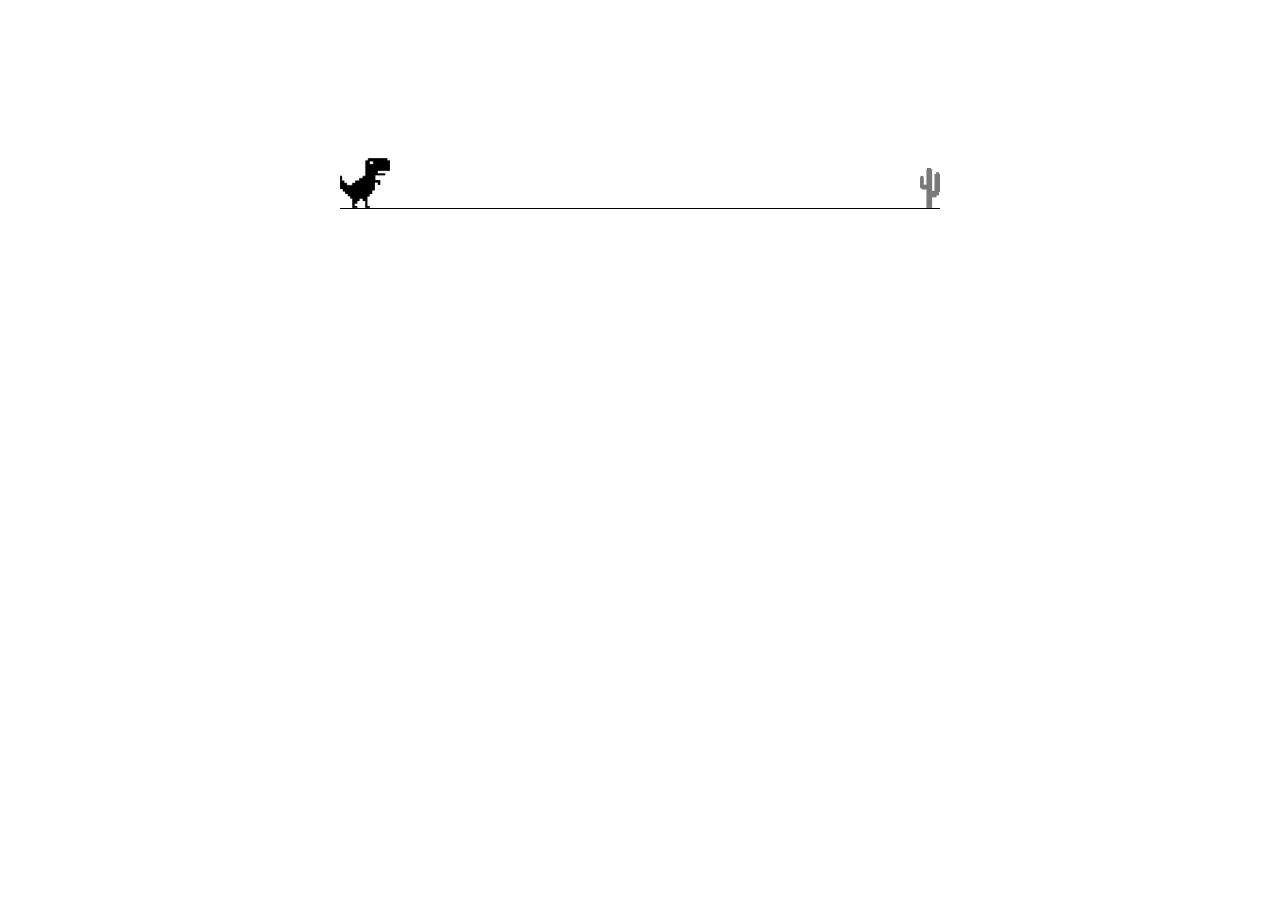
<file: CSS-HTML Packages/-1-Dino-Game/index.html>
<!DOCTYPE html>
<html lang="en">
<head>
    <meta charset="UTF-8">
    <meta http-equiv="X-UA-Compatible" content="IE=edge">
    <meta name="viewport" content="width=device-width, initial-scale=1.0">
    <title>Document</title>
    <link rel="stylesheet" href="css/style.css">
</head>
<body>
    <div class="game">
        <div id="dino"></div>
        <div id="cactus"></div>
    </div>
    

    <script src="js/script.js"></script>
</body>
</html>
</file>
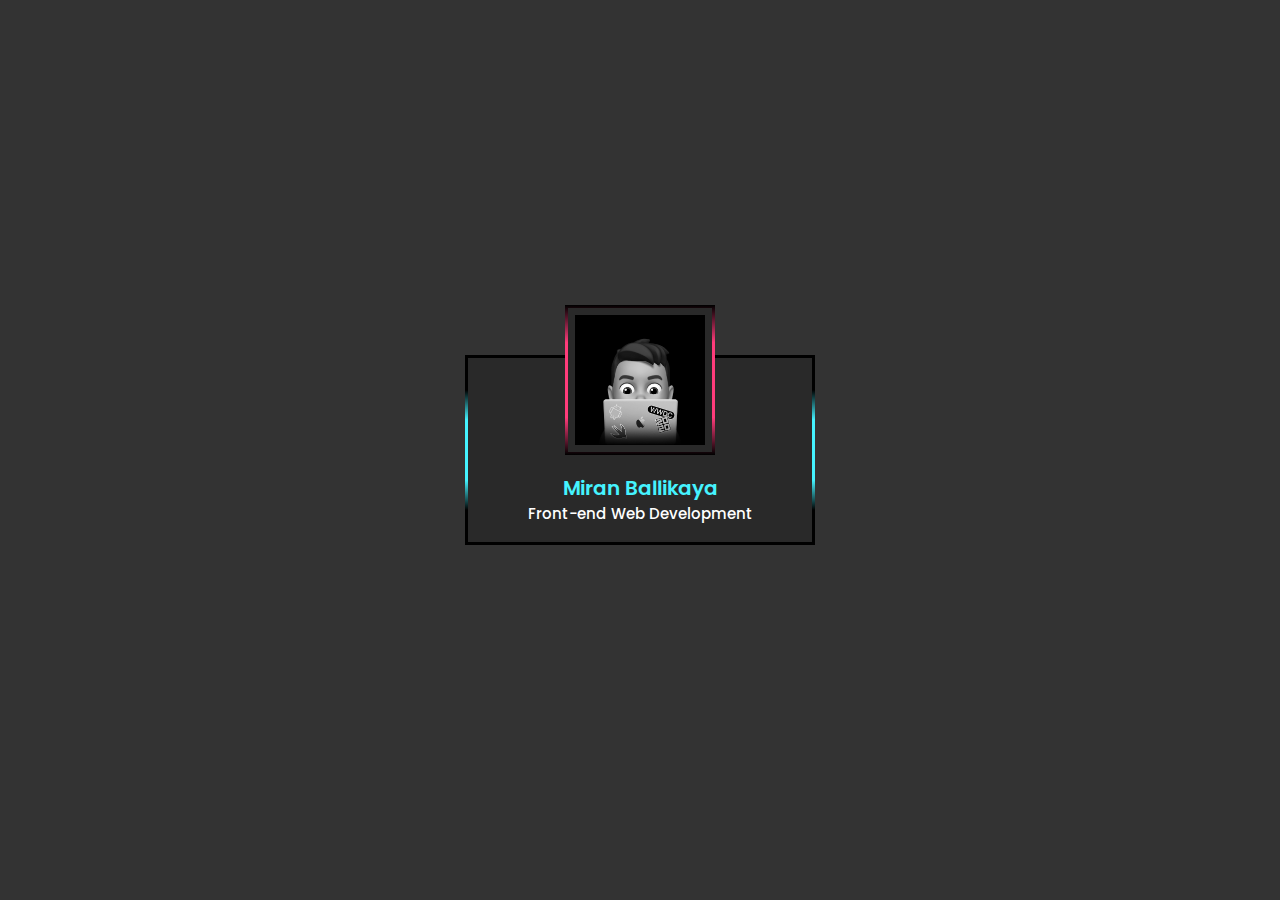
<file: CSS-HTML Packages/-10-Animated Card/index.html>
<!DOCTYPE html>
<html>
<head>
<title>asdadf</title>
<link rel="stylesheet" type="text/css" href="css/style.css">
</head>
<body>
    <div class="card">
        <div class="lines"></div>
        <div class="imgBx">
            <img src="image/img.jpg">
        </div>
        <div class="content">
            <div class="details">
                <h2>Miran Ballikaya<br><span>Front-end Web Development</span></h2>
                <div class="data">
                    <h3>999K<br><span>Followers</span></h3>
                    <h3>1<br><span>Following</span></h3>
                    <h3>1<br><span>Posts</span></h3>
                </div>
                <div class="actionBtn">
                    <button>Follow</button>
                    <button>Message</button>
                </div>
            </div>
        </div>
    </div>
</body>
</html>
</file>
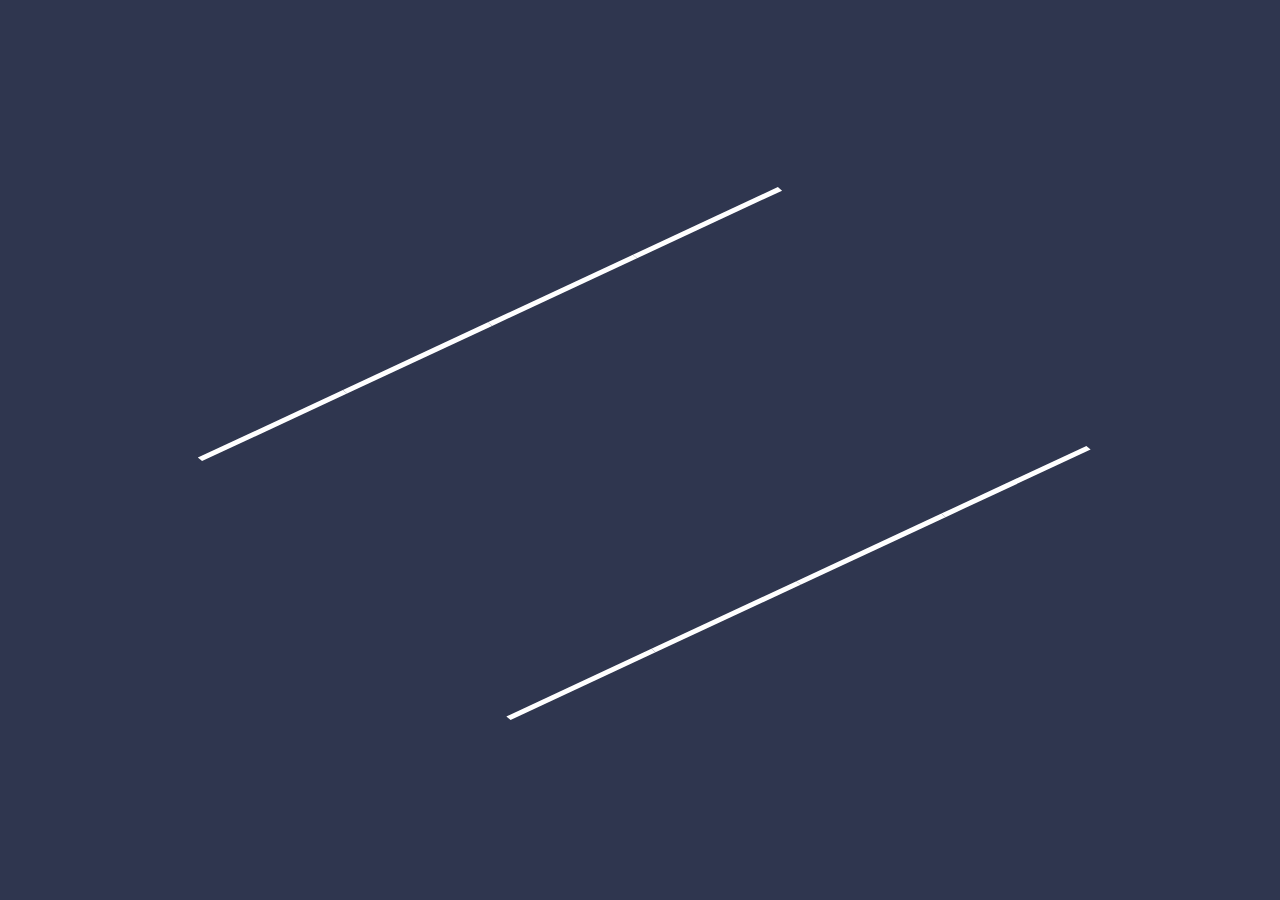
<file: CSS-HTML Packages/-13-Html-Css-3D-Animation/index.html>
<!DOCTYPE html>
<html>
    <head>
        <meta charset="UTF-8">
        <title>Html-Css-3D-Animation</title>
        <link rel="stylesheet" href="style.css">
    </head>
    <body>
        <div class="box">
            <span style="--i:0;"></span>
            <span style="--i:1;"></span>
            <span style="--i:2;"></span>
            <span style="--i:3;"></span>
        </div>
    </body>
</html>
</file>
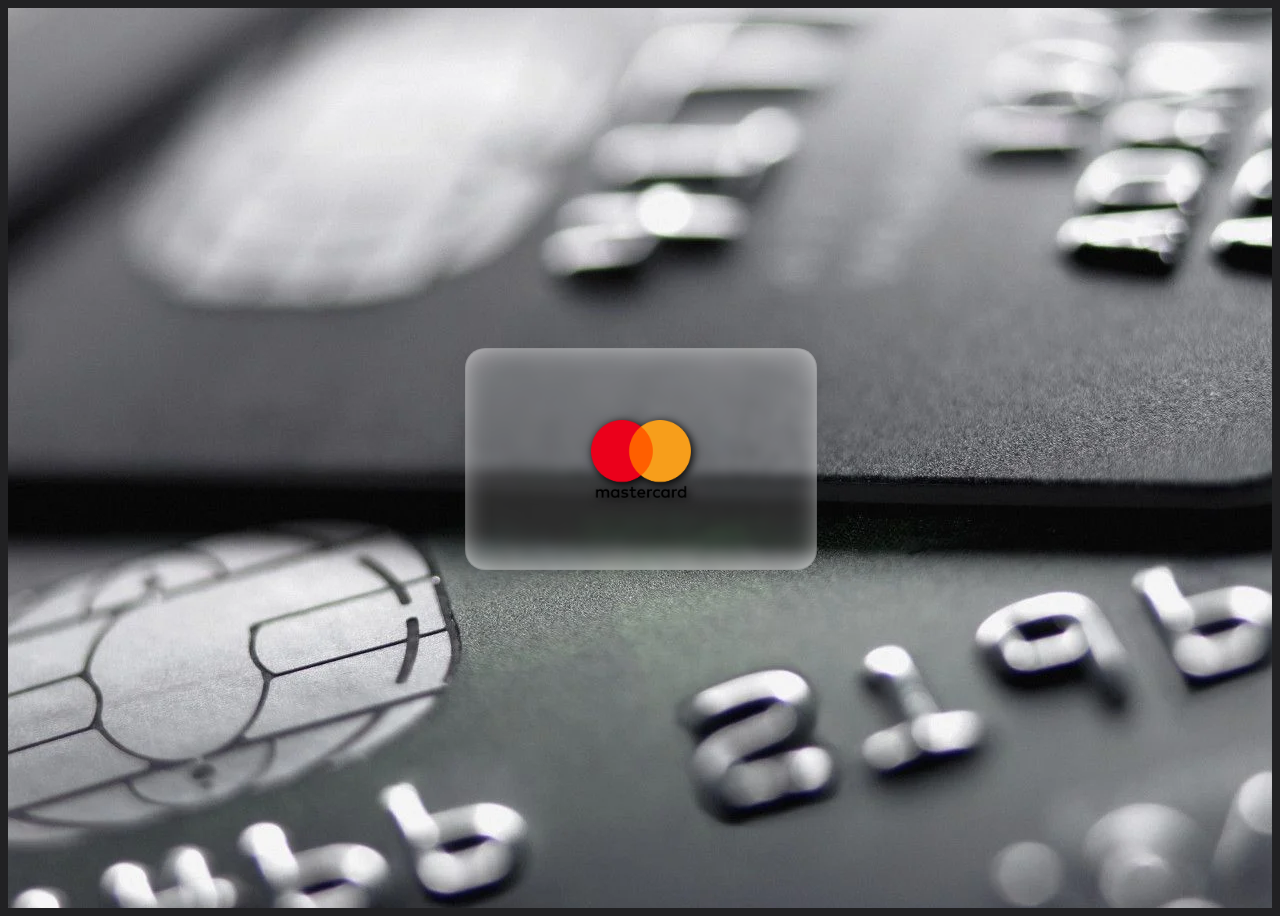
<file: CSS-HTML Packages/-16-CC-Design/index.html>
<!DOCTYPE html>
<html lang="pt-BR">

<head>
    <meta charset="UTF-8">
    <meta http-equiv="X-UA-Compatible" content="IE=edge">
    <meta name="viewport" content="width=device-width, initial-scale=1.0">
    <title>Card Ballikaya</title>
    <link rel="preconnect" href="https://fonts.googleapis.com">
    <link rel="preconnect" href="https://fonts.gstatic.com" crossorigin>
    <link href="https://fonts.googleapis.com/css2?family=Open+Sans:wght@400;600&display=swap" rel="stylesheet">
    <style>
        * {
            font-family: 'Open Sans', sans-serif;
        }

        :root {
            --cor-background: #f7f8fa;
            --cor-branco: #fff;
            --cor-texto: #241a52;
            --cor-texto-fraco: #c4bfd4;
            --cor-borda-input-desabilitado: #f2f1f6;
            --cor-roxo-puro: #7e63ff;
            --cor-placeholder: #837dff;
            --cor-linear-1: #8dacff;
            --cor-linear-2: #7c5dff;
            --cor-background-desfocado: rgba(255, 255, 255, 0.15);
            --cor-shadow-desfocado: rgba(0, 0, 0, 0.1);
            --cor-borda-desfocado: rgba(255, 255, 255, 0.2);
        }

        body {
            background: #212123;
        }


        .imagem__background {
            height: 100vh;
            background-image: url('./imagens/ic-floresta.jpg');
            background-size: 100% center;
            background-position: center;
            background-repeat: no-repeat;
            display: grid;
            place-items: center;
        }

        .card__giratorio {
            background-color: transparent;
            width: 350px;
            height: 220px;
            perspective: 1000px;
            cursor: pointer;
        }

        .card__giratorio-conteudo {
            cursor: pointer;
            position: relative;
            width: 100%;
            height: 100%;
            text-align: center;
            transition: transform 0.8s;
            transform-style: preserve-3d;
        }

        .card__giratorio:hover .card__giratorio-conteudo {
            transform: rotateY(180deg);
        }

        .card__giratorio-conteudo--frente,
        .card__giratorio-conteudo--traseira {
            position: absolute;
            width: 100%;
            height: 100%;
            -webkit-backface-visibility: hidden;
            /* Safari */
            backface-visibility: hidden;
            border-radius: 15px;
            cursor: pointer;
            display: flex;
            align-items: center;
            justify-content: center;
            flex-direction: column;
        }

        .card__giratorio-conteudo--frente,
        .card__giratorio-conteudo--traseira {
            background-color: var(--cor-background-desfocado);
            border-radius: 20px;
            box-shadow: 0 4px 30px var(--cor-shadow-desfocado), inset 0 0 32px -11px white;
            backdrop-filter: blur(5px);
            -webkit-backdrop-filter: blur(5px);
            border: 1px solid var(--cor-borda-desfocado);
        }

        .logo-mastercadr {
            width: 100px;
            height: auto;
            filter: drop-shadow(2px 2px 5px black);
        }

        .card__giratorio-conteudo--traseira .cartao__chip {
            grid-area: cartao__chip;
            width: 30px;
        }

        .card__giratorio-conteudo--traseira .cartao__logo-pc {
            grid-area: cartao__logo-pc;
            width: 50px;
            height: auto;
            filter: drop-shadow(2px 2px 5px black);
        }

        .card__giratorio-conteudo--traseira .cartao__numeral {
            grid-area: cartao__numeral;
            margin: 0;
            font-weight: 100;
            font-size: 1.3rem;
        }

        .card__giratorio-conteudo--traseira .cartao__validade {
            grid-area: cartao__validade;
            margin: 0;
            font-weight: 100;
            font-size: .85rem;
        }

        .card__giratorio-conteudo--traseira .cartao__nome-pessoa {
            grid-area: cartao__nome-pessoa;
            margin: 0;
            font-weight: 100;
            font-size: .85rem;
        }

        .card__giratorio-conteudo--traseira .cartao__conta-corrente {
            grid-area: cartao__conta-corrente;
            margin: 0;
            font-weight: 100;
            font-size: .85rem;
        }

        .card__giratorio-conteudo--traseira .cartao__logo-mastercadr {
            grid-area: cartao__logo-mastercadr;
            width: 50px;
            height: auto;
            filter: drop-shadow(2px 2px 5px rgba(0, 0, 0, .4));
        }

        .card__giratorio-conteudo--traseira {
            color: white;
            transform: rotateY(180deg);
            padding: 10px;
            display: grid;
            text-align: left;
            grid-template-columns: 30px 1fr 50px 50px 50px 50px;
            grid-template-rows: 1fr 20px 20px 20px 20px;
            grid-template-areas: ". cartao__chip . . cartao__logo-pc ."
                ". cartao__numeral cartao__numeral cartao__numeral . ."
                ". . . cartao__validade . ."
                ". cartao__nome-pessoa cartao__nome-pessoa . . cartao__logo-mastercadr"
                ". cartao__conta-corrente cartao__conta-corrente cartao__conta-corrente . cartao__logo-mastercadr";
        }
    </style>
</head>

<body>

</body>
<main class="imagem__background">
    <div class="card__giratorio">
        <div class="card__giratorio-conteudo">
            <div class="card__giratorio-conteudo--frente">
                <img src="./imagens/ic-mastercard.png" alt="Logo mastercadr" class="logo-mastercadr">
            </div>
            <div class="card__giratorio-conteudo--traseira">
                <img src="./imagens/ic-chip.png" alt="Chip cartão" class="cartao__chip">
                <img src="./imagens/ic-logo.png" alt="Logo Programador CS" class="cartao__logo-pc">
                <h2 class="cartao__numeral">4444 3333 2222 1111</h2>
                <h3 class="cartao__validade">11/25</h3>
                <h3 class="cartao__nome-pessoa">Miran Ballikaya</h3>
                <h3 class="cartao__conta-corrente">0111 001 00011111-1</h3>
                <img src="./imagens/ic-mastercard.png" alt="Logo mastercadr" class="cartao__logo-mastercadr">
            </div>
        </div>
    </div>
</main>

</html>
</file>
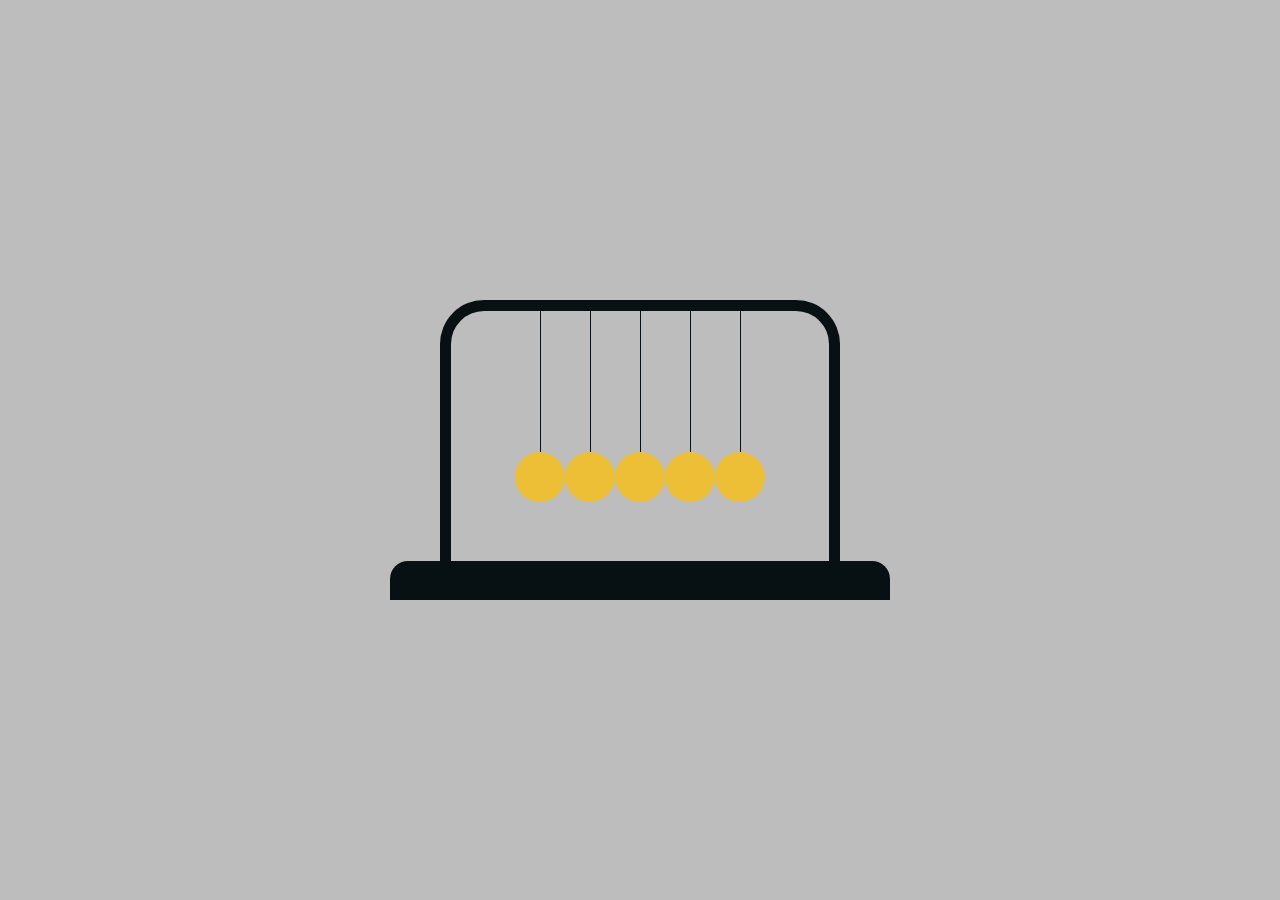
<file: CSS-HTML Packages/-2-Emoji-Effect/index.html>
<!DOCTYPE html>
<html lang="en">
  <head>
    <meta charset="UTF-8" />
    <meta http-equiv="X-UA-Compatible" content="IE=edge" />
    <meta name="viewport" content="width=device-width, initial-scale=1.0" />
    <title>Emoji Newton's Cradle CSS Project</title>
    <link rel="stylesheet" href="./style.css" />
  </head>
  <body>
    <div id="main-wrapper">
      <div id="newton-cradle">
        <div class="cradle-bar"></div>
        <div class="cradle-balls">
          <div class="cradle-ball">
            <span>
              <span class="happy">
                <span class="eyes"> </span>
                <span class="mouth"></span>
              </span>
            </span>
          </div>

          <div class="cradle-ball">
            <span>
              <span class="notamused">
                <span class="eyes"></span>
                <span class="mouth"></span>
              </span>
            </span>
          </div>

          <div class="cradle-ball">
            <span>
              <span class="depressed">
                <span class="eyes"></span>
                <span class="mouth"></span>
              </span>
            </span>
          </div>

          <div class="cradle-ball">
            <span>
              <span class="angry">
                <span class="eyes"></span>
                <span class="mouth"></span>
              </span>
            </span>
          </div>

          <div class="cradle-ball">
            <span>
              <span class="teary">
                <span class="eyes"></span>
                <span class="mouth"></span>
              </span>
            </span>
          </div>
        </div>
        <div class="cradle-base"></div>
      </div>
    </div>
  </body>
</html>
</file>
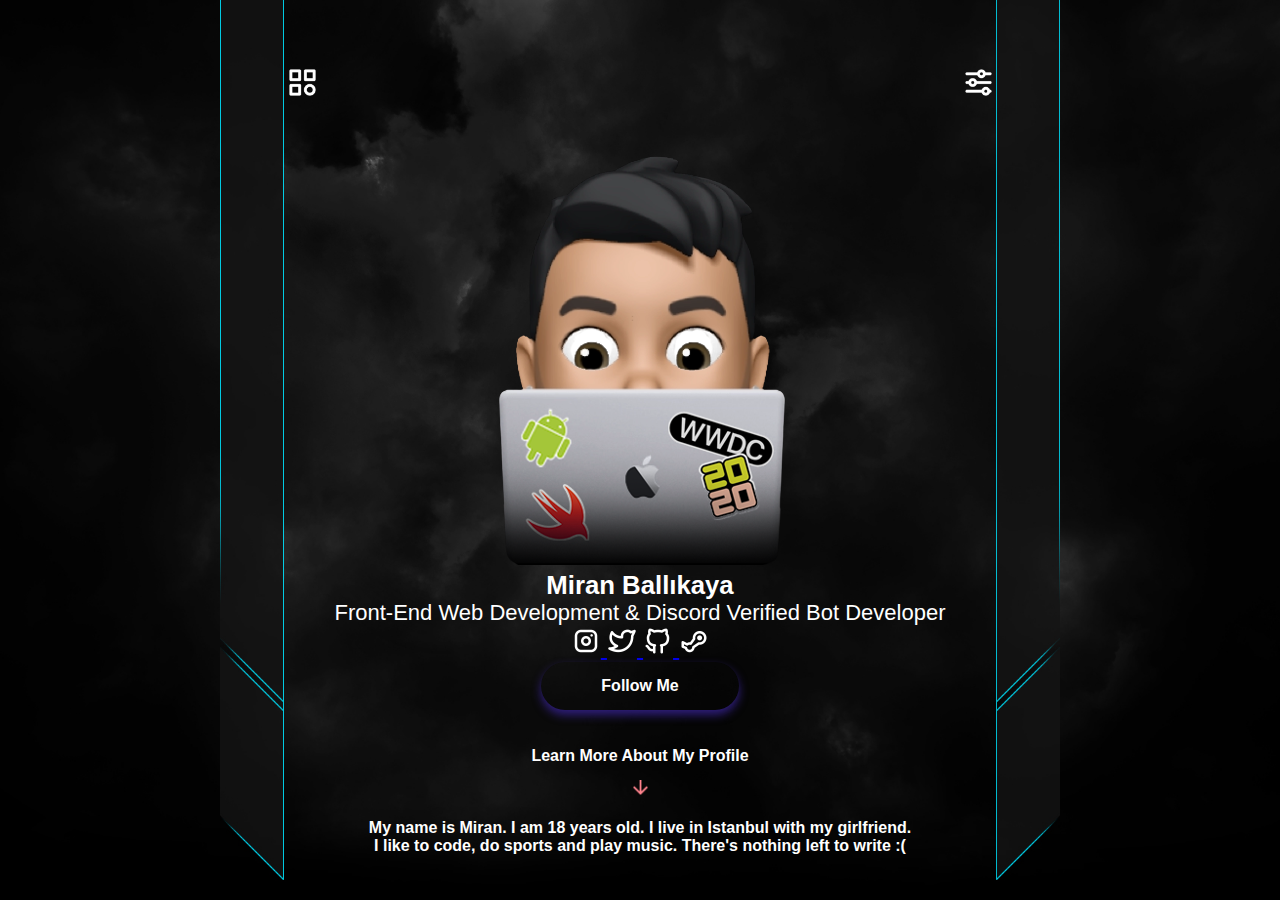
<file: CSS-HTML Packages/-6-Personal-Website/index.html>
<!DOCTYPE html>
<html lang="en">
<head>
    <meta charset="UTF-8">
    <meta http-equiv="X-UA-Compatible" content="IE=edge">
    <meta name="viewport" content="width=device-width, initial-scale=1.0">
    <title>Personal Website</title>
    <link rel="stylesheet" href="style.css">
</head>
<body>
    <div class="container">
        <div class="profile-box">
            <img src="images/category.png" class="menu-icon">
            <img src="images/adjustments-horizontal.png" class="setting-icon">
            <img src="images/profile-pic.png" class="profil">
            <h3>Miran Ballıkaya</h3>
            <p>Front-End Web Development & Discord Verified Bot Developer </p>
            <div class="social-media">
                <a href="https://www.instagram.com/miran_469/" target="_blank">
                    <img src="images/brand-instagram.png">
                </a>
                <a href="https://twitter.com/" target="_blank">
                    <img src="images/brand-twitter.png">
                </a>
                <a href="https://github.com/NyctophiliaTr" target="_blank">
                    <img src="images/brand-github.png">
                </a>
                <a href="https://steamcommunity.com/id/Nyctophiliaeyll/" target="_blank">
                    <img src="images/brand-steam.png">  
                </a> 
        

            </div>
            <button type="button">Follow Me</button>
            <div class="profile-bottom">
                <p>Learn More About My Profile</p>
                <img src="images/arrow.png">
            </div>
            <div class="about-me">
                <p>My name is Miran. I am 18 years old. I live in Istanbul with my girlfriend.</p>
                <p> I like to code, do sports and play music. There's nothing left to write :( </p>
                
            </div>
        </div>
    </div>
</body>
</html>
</file>
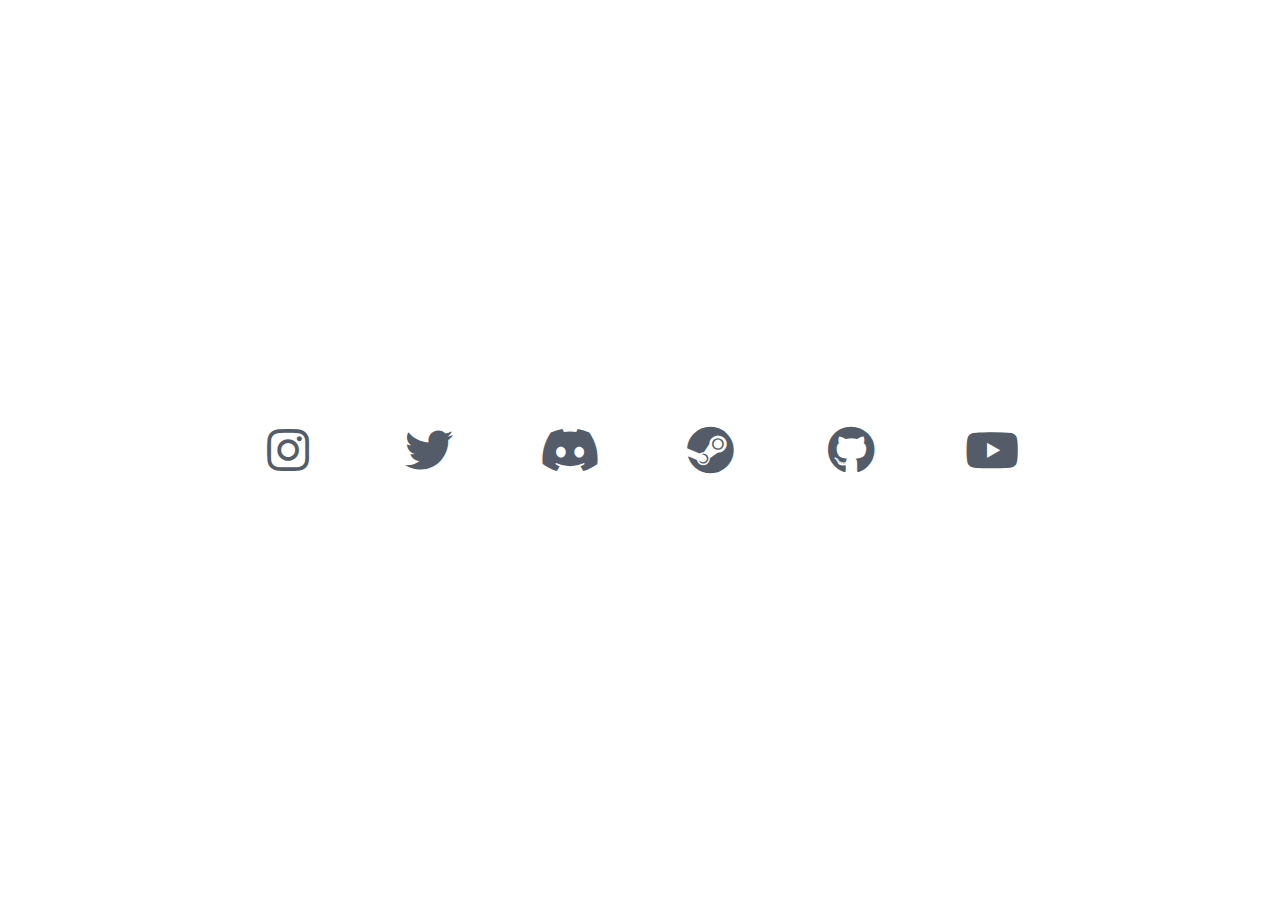
<file: CSS-HTML Packages/-8-Social-Media/index.html>
<!DOCTYPE html>
<html lang="en">
<head>
    <meta charset="UTF-8">
    <meta http-equiv="X-UA-Compatible" content="IE=edge">
    <meta name="viewport" content="width=device-width, initial-scale=1.0">
    <title>Media Icons</title>
    <link rel="stylesheet" href="https://cdnjs.cloudflare.com/ajax/libs/font-awesome/5.14.0/css/all.min.css">
    <link rel="stylesheet" href="style.css">
    <link rel="icon" type="image/x-icon" href="images/brand-meta.ico">

</head>
<body>
    <section>
        <ul class="icon-list">
          <li class="icon-item">
            <a href="https://www.instagram.com" class="icon-link"><i class="fab fa-instagram"></i></a>
          </li>
          <li class="icon-item">
            <a href="https://www.twitter.com" class="icon-link"><i class="fab fa-twitter"></i></a>
          </li>
          <li class="icon-item">
            <a href="https://discord.com/" class="icon-link"><i class="fab fa-discord"></i></a>
          </li>
          <li class="icon-item">
            <a href="https://steamcommunity.com/" class="icon-link"><i class="fab fa-steam"></i></a>
          </li>
          <li class="icon-item">
            <a href="https://github.com/NyctophiliaTr" class="icon-link"><i class="fab fa-github"></i></a>
          </li>
          <li class="icon-item">
            <a href="https://www.youtube.com/" class="icon-link"><i class="fab fa-youtube"></i></a>
            </li>    
        </ul>
      </section>
</body>
</html>
</file>
<file: CSS-HTML Packages/-1-Dino-Game/css/style.css>
.game {
    width: 600px;
    height: 200px;
    border-bottom: 1px solid #000;
    margin: auto;
}

#dino {
    width: 50px;
    height: 50px;
    background-image: url(../img/dino.png);
    background-size: 50px 50px;
    position: relative;
    top: 150px;
}

#cactus {
    width: 20px;
    height: 40px;
    background-image: url(../img/cactus.png);
    background-size: 20px 40px;
    position: relative;
    top: 110px;
    left: 580px;
    animation: cactusMov 1s infinite linear;
}

@keyframes cactusMov {
    0% {
        left: 580px;
    }
    100% {
        left: -20px;
    }
}

.jump {
    animation: jump 0.3s  linear;
}

@keyframes jump {
    0% {
        top: 150px;
    }
    30% {
        top: 130px;
    }
    50% {
        top: 80px;
    }
    80% {
        top: 130px;
    }
    100% {
        top: 150px;
    }
}
</file>
<file: CSS-HTML Packages/-10-Animated Card/css/style.css>
@import url(https://fonts.googleapis.com/css?family=Poppins:100,200,300,400,500,600,700,800,900);
* 
{
    margin: 0;
    padding: 0;
    box-sizing: border-box;
    font-family: 'Poppins', sans-serif;
}
body
{
    display: flex;
    justify-content: center;
    align-items: center;
    min-height: 100vh;
    background: #333;
}
.card
{
    position: relative;
    width: 350px;
    height: 190px;
    background: #333;
    transition: 0.5s;
}
 .card:hover
 {
    height: 450px;
 }
 .card .lines
 {
    position: absolute;
    inset: 0;
    background: #000;
    overflow: hidden;
 }
 .card .lines::before
 {
    content: '';
    position: absolute;
    top: 50%;
    left: 50%;
    transform: translate(-50%, -50%);
    width: 600px;
    height: 120px;
    background: linear-gradient(transparent, #45f3ff, #45f3ff,#45f3ff, transparent);
    animation: animate 4s linear infinite;
 }
 @keyframes animate 
 {
    0%
    {
        transform: translate(-50%, -50%) rotate(0deg);
    }
    100%
    {
        transform: translate(-50%, -50%) rotate(360deg);
    }
 }
 .card .lines::after
 {
    content: '';
    position: absolute;
    inset: 3px;
    background: #292929;
 }
 .card .imgBx
 {
    position: absolute;
    top: -50px;
    left: 50%;
    transform: translateX(-50%);
    width: 150px;
    height: 150px;
    background: #000;
    transition: 0.5s;
    z-index: 10;
    overflow: hidden;
 }
 .card:hover .imgBx
 {
    width: 250px;
    height: 250px;
 }
 .card .imgBx::before
 {
    content: '';
    position: absolute;
    top: 50%;
    left: 50%;
    width: 500px;
    height: 150px;
    transform: translate(-50%,-50%);
    background: linear-gradient(transparent, #ff3c7b, #ff3c7b,#ff3c7b, transparent);
    animation: animate2 6s linear infinite;
 }
 @keyframes animate2 
 {
    0%
    {
        transform: translate(-50%, -50%) rotate(360deg);
    }
    100%
    {
        transform: translate(-50%, -50%) rotate(0deg);
    }
 }
.card .imgBx::after
 {
   content: '';
   position: absolute;
   inset: 3px;
   background: #292929;
 }
 .card .imgBx img
 {
    position: absolute;
    top: 10px;
    left: 10px;
    z-index: 1;
    width: calc(100% - 20px);
    height: calc(100% - 20px);
    filter: grayscale(1);
 }
 .card .content
 {
    position: absolute;
    width: 100%;
    height: 100%;
    display: flex;
    justify-content: center;
    align-items: flex-end;
    overflow: hidden;
 }
 .card .content .details
 {
    padding: 40px;
    text-align: center; 
    width: 100%;
    transition: 0.5s;
    transform: translateY(145px);
 }
 .card:hover .content .details
 {
    transform: translateY(0px);
 }
 .card .content .details h2
 {
    font-size: 1.25em;
    font-weight: 600;
    line-height: 1.2em;
    color: #45f3ff
 }
 .card .content .details h2 span 
 {
    font-size: 0.75em;
    font-weight: 500;
    color: #fff;
 }
 .card .content .details .data
 {
    display: flex;
    justify-content: space-between;
    margin: 20px 0;
 }
 .card .content .details .data h3
 {
    font-size: 1em;
    color: #45f3ff;
    line-height: 1.2em;
    font-weight: 600;
 }
 .card .content .details .data h3 span
 {
    font-size: 0.85em;
    font-weight: 400;
    color: #fff;
 }
 .card .content .details .actionBtn
 {
    display: flex;
    justify-content: space-between;
    gap: 20px;
 }
 .card .content .details .actionBtn button
 {
    padding: 10px 30px;
    border: none;
    outline: none;
    border-radius: 5px;
    font-size: 1em;
    font-weight: 500;
    background: #45f3ff;
    color: #222;
    cursor: pointer;
    opacity: 0.9;
 }
 .card .content .details .actionBtn button:nth-child(2)
 {
    background: #fff;
 }
 .card .content .details .actionBtn button:hover
 {
    opacity: 1;
 }


 /* .card .İmgBx::after
 {
    content: '';
    position: absolute;
    inset: 3px;
    background: #292929;
 } /* hatalı satır
</file>
<file: CSS-HTML Packages/-13-Html-Css-3D-Animation/style.css>
*
{
    margin: 0;
    padding: 0;
}
body
{
    display: flex;
    justify-content: center;
    align-items: center;
    min-height: 100vh;
    background: #2f364f;
}
.box
{
    width: 640px;
    height: 360px;
    transform: rotate(-25deg) skew(25deg);
    transition: 0.05s;
    display: flex;
}
.box:hover
{
    transform: rotate(-25deg) skew(-25deg) translateY(-20px);
}
.box span 
{
    width: 25%;
    height: 100%;
    background: url(https://cdn.discordapp.com/attachments/829669960669200436/1028307143721504788/5364.jpg);
    background-size: cover;
    background-position: calc(-160px * var(--i));
    display: block;
    transition: 0.5s;
    pointer-events: none;
    border-top: 5px solid #fff;
    border-bottom: 5px solid #fff;
}
.box:hover span:nth-child(odd)
{
    transform: skewY(25deg);
    box-shadow: inset 20px 0 50px rgba(0,0,0,0.5);
}
.box:hover span:nth-child(even)
{
    transform: skewY(-25deg);
    box-shadow: inset 20px 0 50px rgba(0,0,0,0.5);
}
.box:hover span:first-child
{
    border-left: 5px solid #fff;
}
.box:hover span:last-child
{
    border-right: 5px solid #fff;
}
</file>
<file: CSS-HTML Packages/-2-Emoji-Effect/style.css>
* {
  margin: 0;
  padding: 0;
  box-sizing: border-box;
}
html,
body {
  background: var(--bg);
  height: 100%;
}
:root {
  --bg: #bebdbd; 
  --basecolor: #071013;
  --ballcolor: #edbf37;
  --barcolor: #071013;
  --accentcolor: #eb5160;
  --barwidth: 11px;
}
#main-wrapper {
  position: relative;
  display: flex;
  justify-content: center;
  height: 100%;
  align-items: center;
}

#newton-cradle {
  position: relative;
  width: 500px;
  height: 300px;
}

.cradle-bar {
  border: var(--barwidth) solid var(--barcolor);
  border-bottom: none;
  height: 87%;
  width: 80%;
  margin: 0 auto;
  border-radius: 44px 44px 0 0;
}
.cradle-base {
  height: 13%;
  background-color: var(--basecolor);
  border-radius: 18px 18px 0 0;
}
.cradle-balls {
  position: absolute;
  display: flex;
  top: var(--barwidth);
  width: 100%;
  height: 47%;
  justify-content: center;
}
.cradle-ball {
  transform-origin: top;
}
.cradle-ball:first-child {
  transform: rotate(0deg);
  animation: movefirst 1s ease-in-out infinite 2s;
}
.cradle-ball:last-child {
  transform: rotate(0deg);
  animation: movesecond 1s ease-in-out infinite 2.45s;
}
.cradle-ball:before {
  content: "";
  display: block;
  margin: 0 auto;
  width: 1px;
  height: 100%;
  background-color: var(--barcolor);
}
.cradle-ball > span {
  position: relative;
  display: block;
  background-color: var(--ballcolor);
  border-radius: 50%;
  width: 50px;
  height: 50px;
}

/*emoji*/
.happy .eyes {
  display: block;
  text-align: center;
}
.happy .eyes:before,
.happy .eyes:after {
  content: "";
  display: inline-block;
  width: 8px;
  height: 8px;
  border: 3px solid #000;
  border-top: 0;
  border-left: 0;
  transform: rotate(-24deg) skew(33deg);
  margin: 15px 0;
  position: relative;
  right: 9px;
}
.happy .eyes:after {
  border: 3px solid #000;
  border-top: 0;
  border-right: 0;
  transform: rotate(24deg) skew(-33deg);
  left: 8px;
}
.happy .mouth {
  background: #000;
  width: 30px;
  height: 15px;
  display: block;
  border-radius: 0 0 30px 30px;
  margin: -14px auto 0;
}

.notamused .eyes {
  display: block;
  text-align: center;
}
.notamused .eyes:before,
.notamused .eyes:after {
  content: "";
  display: inline-block;
  width: 9px;
  height: 5px;
  border: 3px solid #000;
  border-right: 0;
  border-left-width: 8px;
  border-bottom: 0;
  margin: 21px 0 0;
  position: relative;
  right: -2px;
  border-radius: 50%;
}
.notamused .eyes:before {
  left: -3px;
}
.notamused .mouth {
  border: 4px solid #000;
  width: 19px;
  display: block;
  margin: 2px auto 0;
  border-bottom: 0;
  height: 10px;
  border-radius: 50%;
  border-right: 0;
  border-left: 0;
}

.depressed:before,
.depressed:after {
  content: "";
  border: 3px solid #000;
  width: 15px;
  display: inline-block;
  border-top: 0;
  height: 7px;
  border-radius: 50%;
  border-right: 0;
  border-left: 0;
  position: relative;
  left: 6px;
  position: absolute;
  top: 13px;
  transform: rotate(-22deg);
  opacity: 0.4;
}
.depressed:after {
  left: auto;
  right: 6px;
  transform: rotate(22deg);
}
.depressed .eyes {
  display: block;
  text-align: center;
}
.depressed .eyes:before,
.depressed .eyes:after {
  content: "";
  border: 4px solid #000;
  width: 15px;
  display: inline-block;
  margin: 19px auto 0;
  border-top: 0;
  height: 10px;
  border-radius: 50%;
  border-right: 0;
  border-left: 0;
  position: relative;
  left: 3px;
}
.depressed .eyes:before {
  left: -3px;
}
.depressed .mouth {
  width: 11px;
  background: #000;
  height: 3px;
  display: block;
  margin: 1px auto 0;
  border-bottom: 0;
  border-radius: 37%;
}

.angry:before,
.angry:after {
  content: "";
  border: 3px solid #000;
  width: 15px;
  display: inline-block;
  border-top: 0;
  height: 7px;
  border-radius: 50%;
  border-right: 0;
  border-left: 0;
  position: relative;
  left: 9px;
  position: absolute;
  top: 15px;
  transform: rotate(22deg);
}
.angry:after {
  left: auto;
  right: 9px;
  transform: rotate(-22deg);
}
.angry .eyes {
  display: block;
  text-align: center;
}
.angry .eyes:before,
.angry .eyes:after {
  content: "";
  display: inline-block;
  width: 8px;
  height: 8px;
  margin: 22px 0 0;
  position: relative;
  right: -6px;
  background: #000;
  border-radius: 50%;
}
.angry .eyes:before {
  left: -6px;
}
.angry .mouth {
  border: 4px solid #000;
  width: 19px;
  display: block;
  margin: 1px auto 0;
  border-bottom: 0;
  height: 10px;
  border-radius: 50%;
  border-right: 0;
  border-left: 0;
}

.teary:before,
.teary:after {
  content: "";
  display: block;
  width: 16px;
  height: 16px;
  background-color: #000;
  border-radius: 50%;
  border-top-right-radius: 0;
  position: absolute;
  top: 25px;
  left: -8px;
}
.teary:after {
  left: auto;
  right: -8px;
  border-radius: 50%;
  border-top-left-radius: 0;
}
.teary .eyes {
  display: block;
  text-align: center;
}
.teary .eyes:before,
.teary .eyes:after {
  content: "";
  display: inline-block;
  width: 10px;
  height: 5px;
  border-top-left-radius: 10px;
  border-top-right-radius: 10px;
  border: 3px solid #000;
  border-bottom: 0;
  position: relative;
  left: -2px;
  top: 9px;
}
.teary .eyes:after {
  left: 2px;
}
.teary .mouth {
  background: #000;
  width: 30px;
  height: 15px;
  display: block;
  border-radius: 0 0 30px 30px;
  margin: 12px auto 0;
}

.happy,
.notamused,
.depressed,
.angry,
.teary {
  display: block;
  opacity: 0;
}
.happy,
.teary {
  animation: display 0.5s ease-in 1s forwards;
}
.notamused {
  animation: display 0.7s ease-out 3.5s forwards;
}
.angry {
  animation: display 0.7s ease-out 4.5s forwards;
}
.depressed {
  animation: display 0.7s ease-out 5.5s forwards;
}
/* animations */
@keyframes display {
  to {
    opacity: 1;
  }
}
/* animations */
@keyframes movefirst {
  25% {
    transform: rotate(25deg);
  }
  50% {
    transform: rotate(0deg);
  }
}
@keyframes movesecond {
  25% {
    transform: rotate(-25deg);
  }
  50% {
    transform: rotate(0deg);
  }
}
</file>
<file: CSS-HTML Packages/-6-Personal-Website/style.css>
*{
    margin: 0;
    padding: 0;
    box-sizing: border-box;
    font-family: 'poppins', sans-serif;
}
.container {
    width: 100%;
    height: 100vh;
    background-image: url(images/bg.png);
    background-size: cover;
    background-position: center;
    display: flex;
    align-items: center;
    justify-content: center;
}


.profile-box {
    background: transparent;
    text-align: center;
    padding: 40px 90px;
    color: #fff;
    position: relative;
    border-radius: 20px;
    
}
.menu-icon {
    width: 35px;
    position: absolute;
    left: 40px;
    top: 40px;
}
.setting-icon {
    width: 35px;
    position: absolute;
    right: 40px;
    top: 40px;
}
.profile-pic {
    width: 150px;
    border-radius: 50%;
    background: #fff;
    padding: 6px;
    margin-top: 40px;
}

.profile-bottom {
    background: transparent;
    color: white;
    padding: 60px 0;
    margin-right: -90px;
    margin-left: -90px;
    margin-bottom: -40px;
    border-radius: 20px;
    margin-top: -10px;
    font-weight: 600;
    font-size: 16px;
}
.profile-bottom img{
    width: 15px;
    margin-top: 15px;
    cursor: pointer;
}
.profile-box button{
    background: transparent;
    color: white;
    border: none;
    outline: none;
    box-shadow: 0 5px 10px #2f1e7c;
    padding: 15px 60px;
    cursor: pointer;
    border-radius: 30px;
    margin-bottom: -50px;
    font-weight: 600;
    font-size: 16px;
}
.profile-box{
    font-size: 22px;
    margin-top: 20px;
    font-weight: 500;
}
.social-media img {
    width: 30px;
    size: 30px;
    cursor: pointer;
    color: white;
}
.about-me {
    color: white;
    font-weight: 600;
    font-size: 16px;
}
</file>
<file: CSS-HTML Packages/-8-Social-Media/style.css>
:root {
    --bg: #ffffff;     
    --color-icon: #535c68;  
    --social-icon1: #e4405f;
    --social-icon2: #1DA1F2;
    --social-icon3: #5865F2;
    --social-icon4: #2a475e;
    --social-icon5: #2B3035;
    --social-icon6: #cd201f;
  }
  
  * {
    margin: 0;
    padding: 0;  
  }
  
  section {
    width: 100%;
    height: 100vh;
    display: flex;
    align-items: center;
    justify-content: center;  
    background: var(--bg);
    z-index: -10;
  }
  
  .icon-list {
    width: 100%;
    max-width: 50rem;
    padding: 0 1.5rem;
    display: flex;
    justify-content: space-between;
  }
  
  .icon-item {
    list-style: none
  }
  
  .icon-link {  
    display: inline-flex;
    font-size: 3rem;  
    text-decoration: none;  
    color: var(--color-icon);
    width: 6rem;
    height: 6rem;   
    transition: .5s linear;
    position: relative;
    z-index: 1;
    margin: auto
  }
  
  .icon-link:hover {
    color: #fff;
  }
  
  .icon-link i {
    margin: auto;    
  }
  
  .icon-link::before {  
    content: '';
    position: absolute;
    top: 0;
    left: 0;
    right: 0;
    bottom: 0;
    width: 6rem;
    height: 6rem;
    background:#000;
    border-radius: 50%;
    z-index: -1;
    transform: scale(0);
    transition: 0.3s cubic-bezier(.95, .32, .37, 1.21);
  }
    
  .icon-link:hover::before {  
    transform: scale(1);
  }
  
  .icon-item:nth-child(1) a:hover:before { 
    background: var(--social-icon1); 
  }
  
  .icon-item:nth-child(2) a:hover:before { 
    background: var(--social-icon2); 
  }
  
  .icon-item:nth-child(3) a:hover:before { 
    background: var(--social-icon3); 
  }
  
  .icon-item:nth-child(4) a:hover:before { 
    background: var(--social-icon4); 
  }
  
  .icon-item:nth-child(5) a:hover:before { 
    background: var(--social-icon5); 
  }

  .icon-item:nth-child(6) a:hover:before { 
    background: var(--social-icon6); 
  }
</file>
